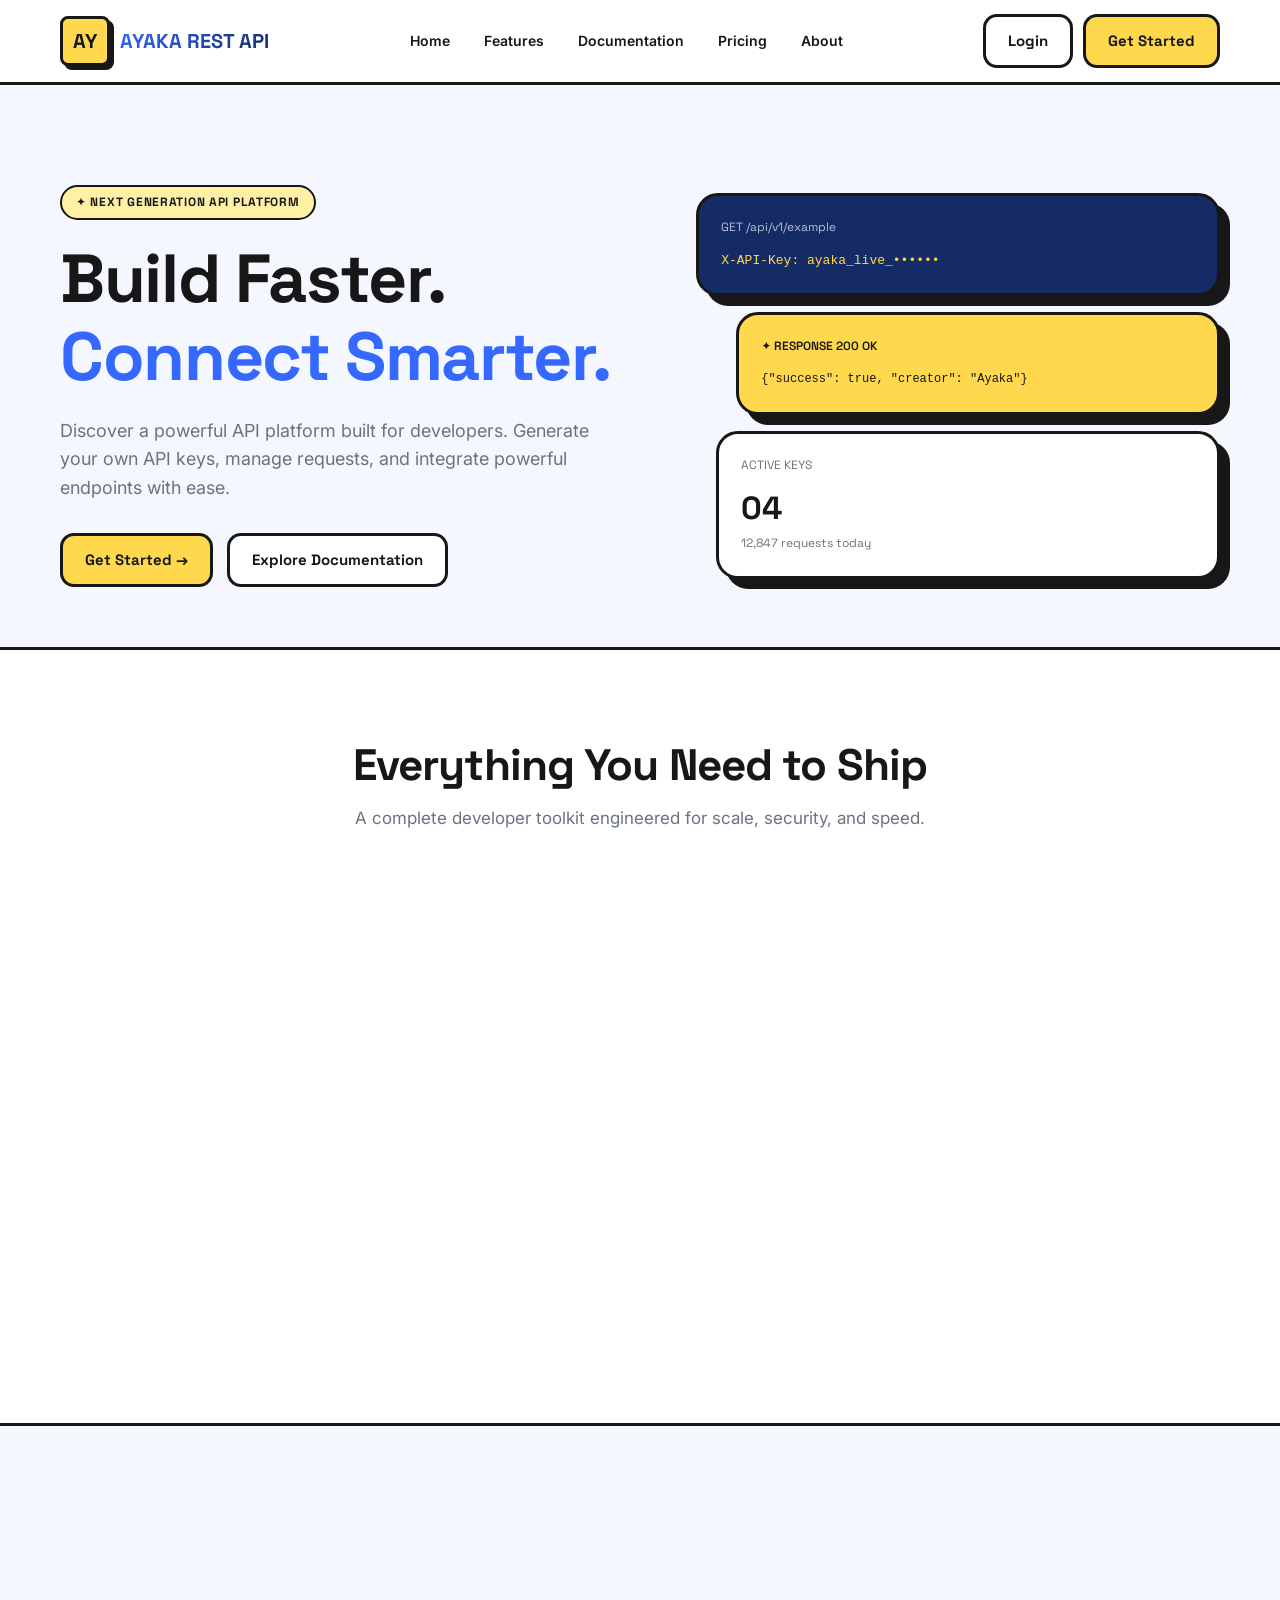
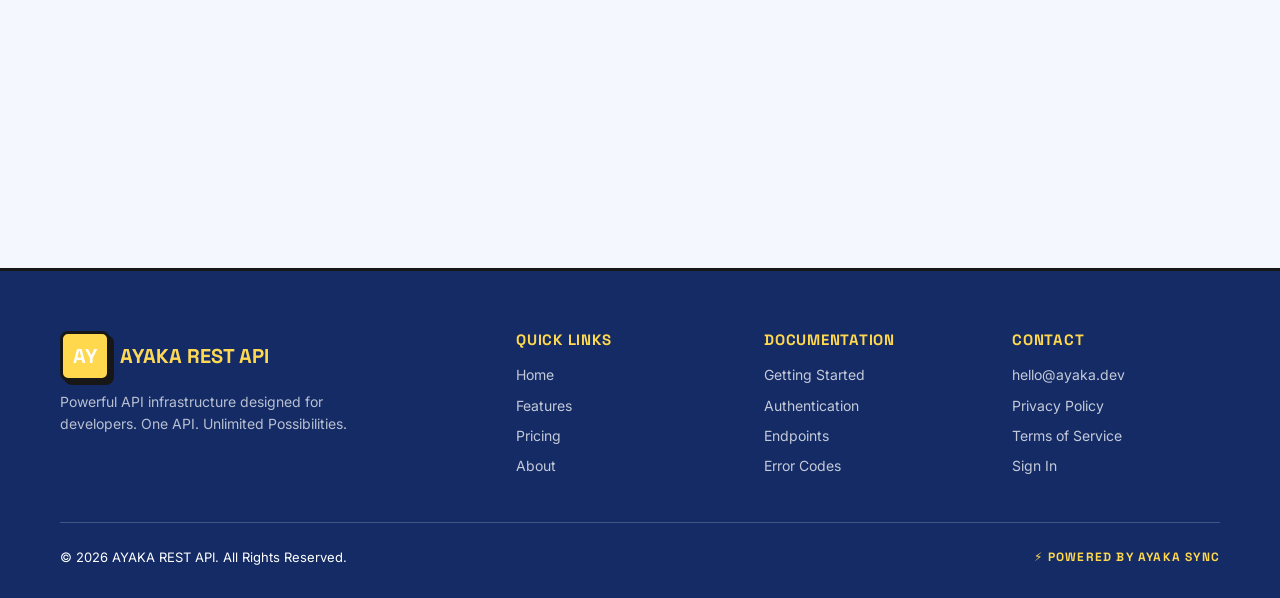
<file: frontend/index.html>
<!DOCTYPE html>
<html lang="en">
<head>
<meta charset="UTF-8">
<meta name="viewport" content="width=device-width, initial-scale=1.0, maximum-scale=1.0, user-scalable=no">
<title>AYAKA REST API — One API. Unlimited Possibilities.</title>
<meta name="description" content="Powerful API infrastructure designed for developers. Manage your API keys, explore endpoints, and build something extraordinary.">
<link rel="stylesheet" href="css/style.css">
<style>
  /* CSS KHUSUS HALAMAN INI */
  .hero { padding: 100px 0 60px; position: relative; overflow: hidden; }
  .hero .container { display: grid; grid-template-columns: 1.1fr 1fr; gap: 60px; align-items: center; }
  .hero h1 { font-size: clamp(38px, 6vw, 68px); margin: 20px 0; }
  .hero h1 .highlight { color: var(--blue); }
  .hero p { font-size: 18px; color: var(--muted); max-width: 540px; margin-bottom: 30px; }
  .hero-actions { display: flex; gap: 14px; flex-wrap: wrap; }
  .hero-visual { position: relative; }
  .floating-card {
    background: var(--white); border: var(--border); border-radius: var(--radius-lg);
    padding: 22px; box-shadow: var(--shadow-lg); font-family: var(--font-head);
  }
  .floating-card.dark { background: var(--blue-dark); color: var(--white); }
  .floating-card.dark code { color: var(--yellow); }
  .floating-card + .floating-card { margin-top: 16px; }
  .float1 { animation: float 4s ease-in-out infinite; }
  .float2 { animation: float 5s ease-in-out infinite reverse; margin-left: 40px; }
  .float3 { animation: float 6s ease-in-out infinite; margin-left: 20px; }
  @keyframes float {
    0%, 100% { transform: translateY(0); }
    50% { transform: translateY(-12px); }
  }
  .features-grid { display: grid; grid-template-columns: repeat(4, 1fr); gap: 22px; }
  .feature-icon {
    width: 52px; height: 52px; border-radius: 14px;
    display: flex; align-items: center; justify-content: center;
    font-size: 24px; border: var(--border); margin-bottom: 16px;
  }
  .feature-card h3 { margin-bottom: 8px; font-size: 18px; }
  .feature-card p { color: var(--muted); font-size: 14px; }
  .steps { display: grid; grid-template-columns: repeat(3, 1fr); gap: 24px; }
  .step-num {
    font-family: var(--font-head); font-size: 56px; font-weight: 700;
    color: var(--blue); line-height: 1; margin-bottom: 12px;
  }
  .api-grid { display: grid; grid-template-columns: 1fr 1fr; gap: 24px; align-items: start; }
  .faq-item {
    border: var(--border); border-radius: var(--radius);
    background: var(--white); margin-bottom: 14px; overflow: hidden;
  }
  .faq-q {
    padding: 20px; cursor: pointer; font-family: var(--font-head); font-weight: 700;
    display: flex; justify-content: space-between; align-items: center;
    background: var(--white); transition: background 0.15s;
  }
  .faq-q:hover { background: var(--yellow-light); }
  .faq-a { padding: 0 20px 20px; color: var(--muted); display: none; }
  .faq-item.open .faq-a { display: block; }
  .faq-item.open .faq-q { background: var(--yellow-light); }

  /* Tombol di dalam menu mobile */
  .mobile-only-btn {
    display: none;
    margin-top: 10px;
    background: var(--yellow);
    color: var(--black);
    font-weight: bold;
    border: var(--border);
    border-radius: 10px;
  }

  @media (max-width: 900px) {
    .hero { padding: 60px 0 40px; }
    .hero .container { display: flex; flex-direction: column; text-align: center; }
    .hero-actions { justify-content: center; }
    .hero-visual { width: 100%; margin-top: 30px; }
    .float2, .float3 { margin-left: 0; }
    .features-grid { grid-template-columns: 1fr 1fr; }
    .steps { grid-template-columns: 1fr; }
    .api-grid { grid-template-columns: 1fr; }
    .mobile-only-btn { display: block; }
  }
  @media (max-width: 550px) {
    .features-grid { grid-template-columns: 1fr; }
    .hero h1 { font-size: 32px; }
  }
</style>
</head>
<body>

<!-- NAVBAR -->
<nav class="navbar">
  <div class="container">
    <a href="/" class="logo">
      <div class="logo-badge">AY</div>
      <span>AYAKA REST API</span>
    </a>
    <div class="nav-links" id="navLinks">
      <a href="#home">Home</a>
      <a href="#features">Features</a>
      <a href="documentation.html">Documentation</a>
      <a href="#pricing">Pricing</a>
      <a href="#about">About</a>
      <!-- Tombol ini hanya muncul saat menu hamburger dibuka di HP -->
      <a href="login.html" class="mobile-only-btn">Login</a>
      <a href="register.html" class="mobile-only-btn" style="background:var(--blue); color:white;">Get Started</a>
    </div>
    <div class="nav-actions">
      <a href="login.html" class="btn btn-ghost">Login</a>
      <a href="register.html" class="btn btn-primary">Get Started</a>
      <button class="menu-toggle" id="menuToggle">☰</button>
    </div>
  </div>
</nav>

<!-- HERO -->
<section class="hero" id="home">
  <div class="container">
    <div>
      <span class="badge">✦ NEXT GENERATION API PLATFORM</span>
      <h1 class="reveal">Build Faster.<br><span class="highlight">Connect Smarter.</span></h1>
      <p class="reveal">Discover a powerful API platform built for developers. Generate your own API keys, manage requests, and integrate powerful endpoints with ease.</p>
      <div class="hero-actions reveal">
        <a href="register.html" class="btn btn-primary">Get Started →</a>
        <a href="documentation.html" class="btn btn-ghost">Explore Documentation</a>
      </div>
    </div>
    <div class="hero-visual">
      <div class="floating-card dark float1">
        <div style="font-size:12px;opacity:0.7;margin-bottom:8px;">GET /api/v1/example</div>
        <code>X-API-Key: ayaka_live_••••••</code>
      </div>
      <div class="floating-card float2" style="background:var(--yellow);">
        <div style="font-size:12px;font-weight:600;margin-bottom:8px;">✦ RESPONSE 200 OK</div>
        <code style="font-size:12px;">{"success": true, "creator": "Ayaka"}</code>
      </div>
      <div class="floating-card float3">
        <div style="font-size:12px;color:var(--muted);margin-bottom:8px;">ACTIVE KEYS</div>
        <div style="font-size:32px;font-weight:700;">04</div>
        <div style="font-size:12px;color:var(--muted);">12,847 requests today</div>
      </div>
    </div>
  </div>
</section>

<!-- FEATURES -->
<section id="features" style="background:var(--white);border-top:var(--border);border-bottom:var(--border);">
  <div class="container">
    <h2 class="section-title reveal">Everything You Need to Ship</h2>
    <p class="section-sub reveal">A complete developer toolkit engineered for scale, security, and speed.</p>
    <div class="features-grid">
      <div class="card feature-card reveal">
        <div class="feature-icon" style="background:var(--yellow);">🔑</div>
        <h3>Personal API Key</h3>
        <p>Generate secure keys bound to your account with one click.</p>
      </div>
      <div class="card feature-card reveal">
        <div class="feature-icon" style="background:var(--blue);color:white;">🛡</div>
        <h3>Secure Authentication</h3>
        <p>Argon2 hashing, HTTP-only sessions, CSRF protection out of the box.</p>
      </div>
      <div class="card feature-card reveal">
        <div class="feature-icon" style="background:var(--yellow-light);">📊</div>
        <h3>Real-Time Dashboard</h3>
        <p>Track usage, response times, and endpoint trends live.</p>
      </div>
      <div class="card feature-card reveal">
        <div class="feature-icon" style="background:var(--blue-dark);color:white;">📖</div>
        <h3>API Documentation</h3>
        <p>Interactive docs with examples you can copy instantly.</p>
      </div>
      <div class="card feature-card reveal">
        <div class="feature-icon" style="background:var(--yellow);">📈</div>
        <h3>Request Analytics</h3>
        <p>Daily, weekly, and monthly breakdowns with charts.</p>
      </div>
      <div class="card feature-card reveal">
        <div class="feature-icon" style="background:var(--blue);color:white;">⏱</div>
        <h3>Rate Limiting</h3>
        <p>Per-key rate limits protect your infrastructure automatically.</p>
      </div>
      <div class="card feature-card reveal">
        <div class="feature-icon" style="background:var(--yellow-light);">🗝</div>
        <h3>API Key Management</h3>
        <p>Create, rename, revoke, and rotate keys — all tracked.</p>
      </div>
      <div class="card feature-card reveal">
        <div class="feature-icon" style="background:var(--blue-dark);color:white;">⚡</div>
        <h3>Developer Friendly</h3>
        <p>RESTful JSON API, clean errors, typed responses.</p>
      </div>
    </div>
  </div>
</section>

<!-- HOW IT WORKS -->
<section>
  <div class="container">
    <h2 class="section-title reveal">Ship in 3 Steps</h2>
    <p class="section-sub reveal">From signup to first request in under two minutes.</p>
    <div class="steps">
      <div class="card reveal">
        <div class="step-num">01</div>
        <h3>Create Account</h3>
        <p style="color:var(--muted);margin-top:10px;">Sign up free. Verify email. You're in.</p>
      </div>
      <div class="card reveal">
        <div class="step-num">02</div>
        <h3>Generate API Key</h3>
        <p style="color:var(--muted);margin-top:10px;">Open dashboard → My API Keys → Generate. Copy once.</p>
      </div>
      <div class="card reveal">
        <div class="step-num">03</div>
        <h3>Start Building</h3>
        <p style="color:var(--muted);margin-top:10px;">Send requests with X-API-Key header. Monitor usage live.</p>
      </div>
    </div>
  </div>
</section>

<!-- API PREVIEW / PRICING -->
<section id="pricing" style="background:var(--yellow-light);border-top:var(--border);border-bottom:var(--border);">
  <div class="container">
    <h2 class="section-title reveal">Simple Pricing. Free Forever.</h2>
    <p class="section-sub reveal">60 requests/minute per key. Unlimited keys (up to 10 active). No credit card.</p>
    <div class="api-grid">
      <div class="card reveal">
        <h3 style="margin-bottom:12px;">Request Example</h3>
        <div class="code-block">
          <button class="code-copy" data-copy="curl -X GET 'https://your-domain.vercel.app/api/v1/example' -H 'X-API-Key: YOUR_API_KEY'">Copy</button>
          <pre><span class="kw">GET</span> /api/v1/example

<span class="key">Headers:</span>
X-API-Key: YOUR_API_KEY</pre>
        </div>
      </div>
      <div class="card reveal">
        <h3 style="margin-bottom:12px;">Success Response</h3>
        <div class="code-block">
          <button class="code-copy" data-copy='{"success":true,"creator":"Ayaka REST API","message":"API connected successfully","data":{"status":"online"}}'>Copy</button>
          <pre>{
  <span class="key">"success"</span>: <span class="kw">true</span>,
  <span class="key">"creator"</span>: <span class="str">"Ayaka REST API"</span>,
  <span class="key">"message"</span>: <span class="str">"API connected successfully"</span>,
  <span class="key">"data"</span>: {
    <span class="key">"status"</span>: <span class="str">"online"</span>
  }
}</pre>
        </div>
      </div>
    </div>
  </div>
</section>

<!-- FAQ -->
<section id="about">
  <div class="container" style="max-width:820px;">
    <h2 class="section-title reveal">Frequently Asked</h2>
    <p class="section-sub reveal">Quick answers to common questions.</p>
    <div class="reveal">
      <div class="faq-item">
        <div class="faq-q">What is AYAKA REST API? <span>+</span></div>
        <div class="faq-a">A developer platform for generating and managing personal API keys that access our REST endpoints securely.</div>
      </div>
      <div class="faq-item">
        <div class="faq-q">How do I get an API Key? <span>+</span></div>
        <div class="faq-a">Create a free account, open your dashboard, go to "My API Keys" and click "Generate API Key".</div>
      </div>
      <div class="faq-item">
        <div class="faq-q">Is the API free? <span>+</span></div>
        <div class="faq-a">Yes. Free forever with 60 requests/minute per key. No credit card required.</div>
      </div>
      <div class="faq-item">
        <div class="faq-q">How do I use the API? <span>+</span></div>
        <div class="faq-a">Send an HTTP request to any endpoint with the header <code>X-API-Key: YOUR_API_KEY</code>. See our documentation for full details.</div>
      </div>
      <div class="faq-item">
        <div class="faq-q">Can I generate multiple API Keys? <span>+</span></div>
        <div class="faq-a">Yes. You can have up to 10 active keys at any time — perfect for separate projects or environments.</div>
      </div>
      <div class="faq-item">
        <div class="faq-q">Is my API Key secure? <span>+</span></div>
        <div class="faq-a">Your key is hashed (SHA-256) in our database. We never store plaintext keys. The full key is shown exactly once at creation — save it then.</div>
      </div>
    </div>
  </div>
</section>

<!-- FOOTER -->
<footer>
  <div class="container">
    <div class="footer-grid">
      <div class="footer-brand">
        <div class="logo" style="color:var(--white);">
          <div class="logo-badge">AY</div>
          <span style="color:var(--yellow); -webkit-text-fill-color: var(--yellow);">AYAKA REST API</span>
        </div>
        <p>Powerful API infrastructure designed for developers. One API. Unlimited Possibilities.</p>
      </div>
      <div>
        <h4>Quick Links</h4>
        <a href="#home">Home</a>
        <a href="#features">Features</a>
        <a href="#pricing">Pricing</a>
        <a href="#about">About</a>
      </div>
      <div>
        <h4>Documentation</h4>
        <a href="documentation.html">Getting Started</a>
        <a href="documentation.html#auth">Authentication</a>
        <a href="documentation.html#endpoints">Endpoints</a>
        <a href="documentation.html#errors">Error Codes</a>
      </div>
      <div>
        <h4>Contact</h4>
        <a href="mailto:hello@ayaka.dev">hello@ayaka.dev</a>
        <a href="#">Privacy Policy</a>
        <a href="#">Terms of Service</a>
        <a href="login.html">Sign In</a>
      </div>
    </div>
    <div class="footer-bottom">
      <span>© 2026 AYAKA REST API. All Rights Reserved.</span>
      <span class="powered">⚡ POWERED BY AYAKA SYNC</span>
    </div>
  </div>
</footer>

<div id="toast-container"></div>
<script src="js/app.js"></script>
<script>
  // Mobile nav toggle
  document.getElementById('menuToggle').addEventListener('click', () => {
    document.getElementById('navLinks').classList.toggle('open');
  });

  // FAQ toggle
  document.querySelectorAll('.faq-q').forEach(q => {
    q.addEventListener('click', () => q.parentElement.classList.toggle('open'));
  });

  // Copy buttons
  document.querySelectorAll('.code-copy').forEach(btn => {
    btn.addEventListener('click', async () => {
      await navigator.clipboard.writeText(btn.dataset.copy);
      showToast('Copied to clipboard', 'success');
    });
  });
</script>
</body>
</html>
</file>
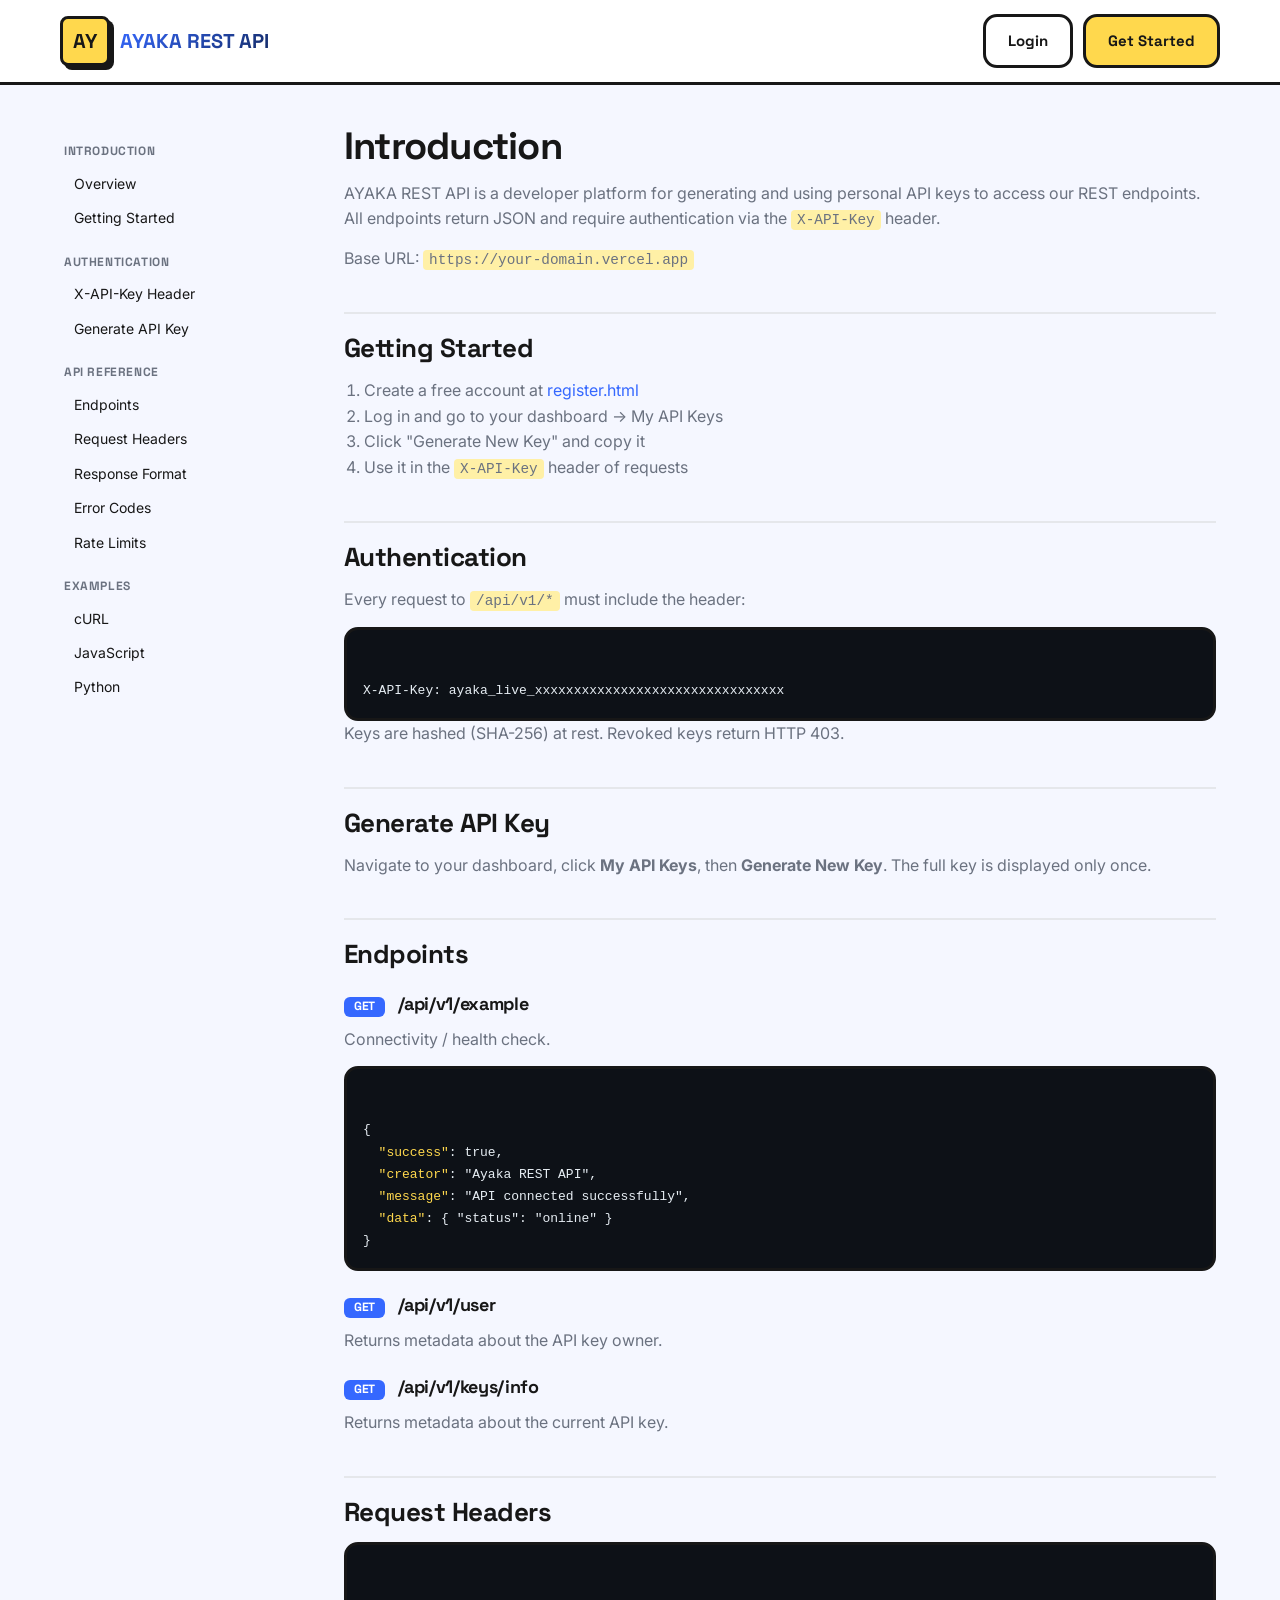
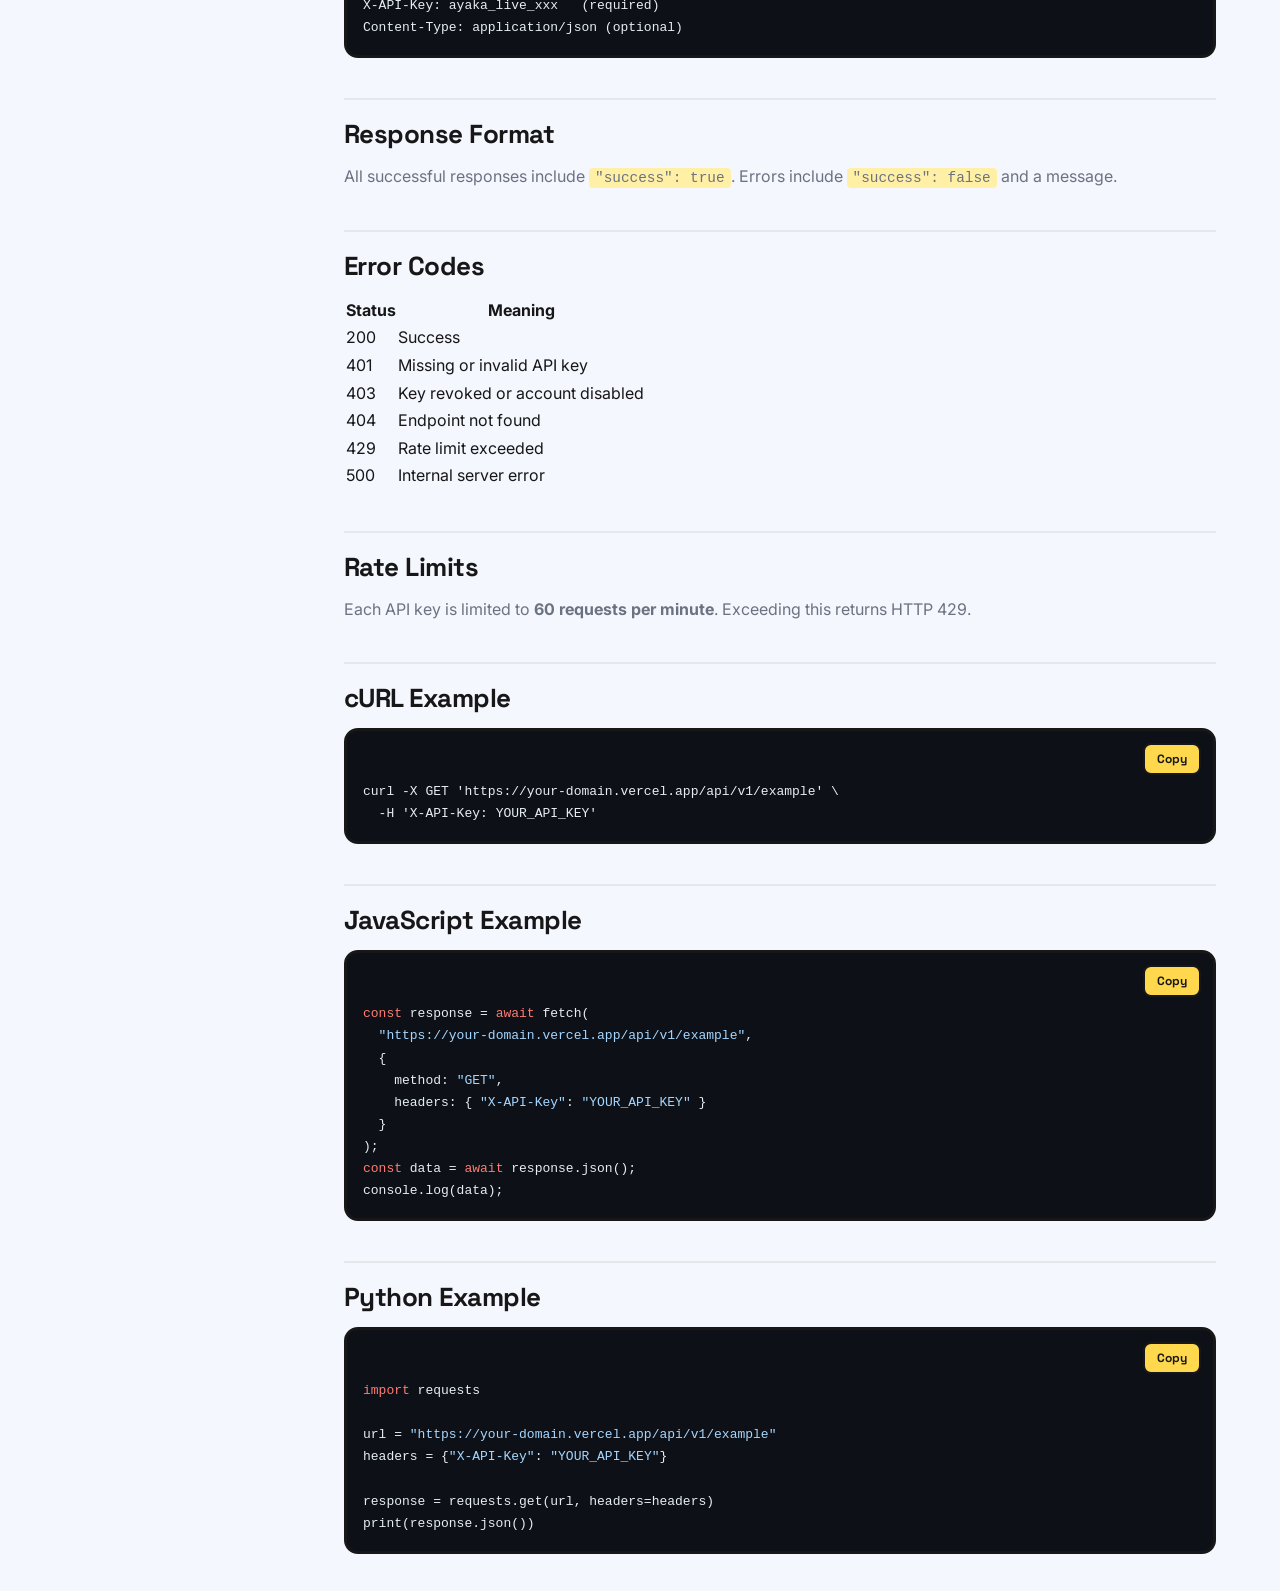
<file: frontend/documentation.html>
<!DOCTYPE html>
<html lang="en">
<head>
<meta charset="UTF-8">
<meta name="viewport" content="width=device-width, initial-scale=1.0, maximum-scale=1.0, user-scalable=no">
<title>Documentation — AYAKA REST API</title>
<!-- TANPA GARIS MIRING -->
<link rel="stylesheet" href="css/style.css?v=11">
<style>
  .docs-wrap { display: grid; grid-template-columns: 240px 1fr; max-width: 1200px; margin: 40px auto; gap: 40px; padding: 0 24px; }
  .docs-nav { position: sticky; top: 100px; height: fit-content; }
  .docs-nav h4 { font-size: 12px; text-transform: uppercase; letter-spacing: 0.05em; color: var(--muted); margin: 20px 0 8px; }
  .docs-nav a { display: block; padding: 6px 10px; border-radius: 8px; font-size: 14px; color: var(--black); text-decoration: none; }
  .docs-nav a:hover { background: var(--yellow-light); }
  .docs-content h1 { font-size: 38px; margin-bottom: 12px; }
  .docs-content h2 { font-size: 26px; margin: 40px 0 14px; padding-top: 20px; border-top: 2px solid #e5e7eb; }
  .docs-content h3 { font-size: 18px; margin: 24px 0 10px; }
  .docs-content p { color: var(--muted); margin-bottom: 14px; }
  .docs-content code { background: var(--yellow-light); padding: 2px 6px; border-radius: 4px; font-size: 90%; font-family: 'JetBrains Mono', monospace; }
  .endpoint-badge { display: inline-block; padding: 3px 10px; border-radius: 6px; font-size: 12px; font-weight: 700; margin-right: 8px; }
  .endpoint-badge.get { background: var(--blue); color: white; }
  .endpoint-badge.post { background: #16a34a; color: white; }
  @media (max-width: 900px) { .docs-wrap { grid-template-columns: 1fr; } .docs-nav { position: static; } }
</style>
</head>
<body>
<nav class="navbar">
  <div class="container">
    <a href="index.html" class="logo"><div class="logo-badge">AY</div><span>AYAKA REST API</span></a>
    <div class="nav-actions">
      <a href="login.html" class="btn btn-ghost">Login</a>
      <a href="register.html" class="btn btn-primary">Get Started</a>
    </div>
  </div>
</nav>

<div class="docs-wrap">
  <aside class="docs-nav">
    <h4>Introduction</h4>
    <a href="#intro">Overview</a>
    <a href="#getting-started">Getting Started</a>
    <h4>Authentication</h4>
    <a href="#auth">X-API-Key Header</a>
    <a href="#generate">Generate API Key</a>
    <h4>API Reference</h4>
    <a href="#endpoints">Endpoints</a>
    <a href="#headers">Request Headers</a>
    <a href="#response">Response Format</a>
    <a href="#errors">Error Codes</a>
    <a href="#rate-limits">Rate Limits</a>
    <h4>Examples</h4>
    <a href="#curl">cURL</a>
    <a href="#js">JavaScript</a>
    <a href="#python">Python</a>
  </aside>

  <main class="docs-content">
    <h1 id="intro">Introduction</h1>
    <p>AYAKA REST API is a developer platform for generating and using personal API keys to access our REST endpoints. All endpoints return JSON and require authentication via the <code>X-API-Key</code> header.</p>
    <p>Base URL: <code>https://your-domain.vercel.app</code></p>

    <h2 id="getting-started">Getting Started</h2>
    <ol style="color:var(--muted);padding-left:20px;">
      <li>Create a free account at <a href="register.html" style="color:var(--blue);">register.html</a></li>
      <li>Log in and go to your dashboard → My API Keys</li>
      <li>Click "Generate New Key" and copy it</li>
      <li>Use it in the <code>X-API-Key</code> header of requests</li>
    </ol>

    <h2 id="auth">Authentication</h2>
    <p>Every request to <code>/api/v1/*</code> must include the header:</p>
    <div class="code-block"><pre>X-API-Key: ayaka_live_xxxxxxxxxxxxxxxxxxxxxxxxxxxxxxxx</pre></div>
    <p>Keys are hashed (SHA-256) at rest. Revoked keys return HTTP 403.</p>

    <h2 id="generate">Generate API Key</h2>
    <p>Navigate to your dashboard, click <strong>My API Keys</strong>, then <strong>Generate New Key</strong>. The full key is displayed only once.</p>

    <h2 id="endpoints">Endpoints</h2>

    <h3><span class="endpoint-badge get">GET</span> /api/v1/example</h3>
    <p>Connectivity / health check.</p>
    <div class="code-block"><pre>{
  <span class="key">"success"</span>: true,
  <span class="key">"creator"</span>: "Ayaka REST API",
  <span class="key">"message"</span>: "API connected successfully",
  <span class="key">"data"</span>: { "status": "online" }
}</pre></div>

    <h3><span class="endpoint-badge get">GET</span> /api/v1/user</h3>
    <p>Returns metadata about the API key owner.</p>

    <h3><span class="endpoint-badge get">GET</span> /api/v1/keys/info</h3>
    <p>Returns metadata about the current API key.</p>

    <h2 id="headers">Request Headers</h2>
    <div class="code-block"><pre>X-API-Key: ayaka_live_xxx   (required)
Content-Type: application/json (optional)</pre></div>

    <h2 id="response">Response Format</h2>
    <p>All successful responses include <code>"success": true</code>. Errors include <code>"success": false</code> and a message.</p>

    <h2 id="errors">Error Codes</h2>
    <table class="data-table">
      <thead><tr><th>Status</th><th>Meaning</th></tr></thead>
      <tbody>
        <tr><td>200</td><td>Success</td></tr>
        <tr><td>401</td><td>Missing or invalid API key</td></tr>
        <tr><td>403</td><td>Key revoked or account disabled</td></tr>
        <tr><td>404</td><td>Endpoint not found</td></tr>
        <tr><td>429</td><td>Rate limit exceeded</td></tr>
        <tr><td>500</td><td>Internal server error</td></tr>
      </tbody>
    </table>

    <h2 id="rate-limits">Rate Limits</h2>
    <p>Each API key is limited to <strong>60 requests per minute</strong>. Exceeding this returns HTTP 429.</p>

    <h2 id="curl">cURL Example</h2>
    <div class="code-block">
      <button class="code-copy" data-copy="curl -X GET 'https://your-domain.vercel.app/api/v1/example' -H 'X-API-Key: YOUR_API_KEY'">Copy</button>
      <pre>curl -X GET 'https://your-domain.vercel.app/api/v1/example' \
  -H 'X-API-Key: YOUR_API_KEY'</pre>
    </div>

    <h2 id="js">JavaScript Example</h2>
    <div class="code-block">
      <button class="code-copy" data-copy='const response = await fetch("https://your-domain.vercel.app/api/v1/example", {method:"GET", headers:{"X-API-Key":"YOUR_API_KEY"}}); const data = await response.json(); console.log(data);'>Copy</button>
      <pre><span class="kw">const</span> response = <span class="kw">await</span> fetch(
  <span class="str">"https://your-domain.vercel.app/api/v1/example"</span>,
  {
    method: <span class="str">"GET"</span>,
    headers: { <span class="str">"X-API-Key"</span>: <span class="str">"YOUR_API_KEY"</span> }
  }
);
<span class="kw">const</span> data = <span class="kw">await</span> response.json();
console.log(data);</pre>
    </div>

    <h2 id="python">Python Example</h2>
    <div class="code-block">
      <button class="code-copy" data-copy='import requests\nurl = "https://your-domain.vercel.app/api/v1/example"\nheaders = {"X-API-Key": "YOUR_API_KEY"}\nresponse = requests.get(url, headers=headers)\nprint(response.json())'>Copy</button>
      <pre><span class="kw">import</span> requests

url = <span class="str">"https://your-domain.vercel.app/api/v1/example"</span>
headers = {<span class="str">"X-API-Key"</span>: <span class="str">"YOUR_API_KEY"</span>}

response = requests.get(url, headers=headers)
print(response.json())</pre>
    </div>
  </main>
</div>

<div id="toast-container"></div>
<!-- TANPA GARIS MIRING -->
<script src="js/app.js?v=11"></script>
<script>
  document.querySelectorAll('.code-copy').forEach(btn => {
    btn.addEventListener('click', async () => {
      await navigator.clipboard.writeText(btn.dataset.copy.replace(/\\n/g, '\n'));
      showToast('Copied!', 'success');
    });
  });
</script>
</body>
</html>
</file>
<file: frontend/css/style.css>
@import url('https://fonts.googleapis.com/css2?family=Space+Grotesk:wght@400;500;600;700&family=Inter:wght@400;500;600;700&display=swap');

:root {
  --yellow: #FFD84D;
  --yellow-light: #FFF0A6;
  --blue: #3568FF;
  --blue-dark: #142B65;
  --bg: #F5F7FF;
  --white: #FFFFFF;
  --black: #171717;
  --muted: #6b7280;
  --border: 3px solid var(--black);
  --shadow-sm: 4px 4px 0 var(--black);
  --shadow: 6px 6px 0 var(--black);
  --shadow-lg: 10px 10px 0 var(--black);
  --radius: 14px;
  --radius-lg: 22px;
  --font-head: 'Space Grotesk', system-ui, sans-serif;
  --font-body: 'Inter', system-ui, sans-serif;
}

* { box-sizing: border-box; margin: 0; padding: 0; }

/* MENGUNCI LAYAR AGAR TIDAK BISA DI-SCROLL KE KANAN/KIRI */
html, body { 
  overflow-x: hidden; 
  width: 100%; 
}

html { scroll-behavior: smooth; }

body {
  font-family: var(--font-body);
  background: var(--bg);
  color: var(--black);
  line-height: 1.6;
  -webkit-font-smoothing: antialiased;
}

h1, h2, h3, h4, h5, h6 { font-family: var(--font-head); font-weight: 700; letter-spacing: -0.02em; line-height: 1.15; }

a { color: inherit; text-decoration: none; }

button, .btn {
  font-family: var(--font-head);
  font-weight: 700;
  cursor: pointer;
  border: var(--border);
  border-radius: var(--radius);
  padding: 12px 22px;
  font-size: 15px;
  transition: transform 0.12s ease, box-shadow 0.12s ease;
  display: inline-flex;
  align-items: center;
  justify-content: center;
  gap: 8px;
  background: var(--white);
  color: var(--black);
  white-space: nowrap; /* Mencegah teks tombol turun baris */
}
button:hover, .btn:hover { transform: translate(-2px, -2px); box-shadow: var(--shadow); }
button:active, .btn:active { transform: translate(2px, 2px); box-shadow: 0 0 0 var(--black); }

.btn-primary { background: var(--yellow); }
.btn-blue { background: var(--blue); color: var(--white); }
.btn-dark { background: var(--black); color: var(--white); }
.btn-ghost { background: var(--white); }

input, textarea, select {
  font-family: var(--font-body);
  font-size: 15px;
  padding: 12px 16px;
  border: var(--border);
  border-radius: var(--radius);
  background: var(--white);
  width: 100%;
  outline: none;
  transition: box-shadow 0.15s;
}
input:focus, textarea:focus, select:focus {
  box-shadow: 4px 4px 0 var(--blue);
  border-color: var(--blue);
}

label { font-family: var(--font-head); font-weight: 600; font-size: 14px; margin-bottom: 6px; display: block; }

.container { max-width: 1200px; margin: 0 auto; padding: 0 20px; width: 100%; }

/* NAVBAR */
.navbar {
  position: sticky; top: 0; z-index: 100;
  background: var(--white);
  border-bottom: var(--border);
  padding: 14px 0;
  width: 100%;
}
.navbar .container { display: flex; align-items: center; justify-content: space-between; gap: 10px; }

/* PERBAIKAN LOGO: Agar teks "AYAKA REST API" tidak turun ke bawah */
.logo { 
  display: flex; 
  align-items: center; 
  gap: 10px; 
  font-family: var(--font-head); 
  font-weight: 700; 
  font-size: 20px; 
}
.logo-badge {
  background: var(--yellow);
  border: var(--border);
  border-radius: 8px;
  padding: 6px 10px;
  box-shadow: var(--shadow-sm);
  font-weight: 700;
  flex-shrink: 0; /* Mencegah badge mengecil */
}
.logo span { 
  background: linear-gradient(135deg, var(--blue), var(--blue-dark)); 
  -webkit-background-clip: text; 
  background-clip: text; 
  color: transparent; 
  white-space: nowrap; /* Mencegah teks terpotong/turun */
}

.nav-links { display: flex; gap: 6px; align-items: center; }
.nav-links a { padding: 8px 14px; border-radius: 10px; font-weight: 600; font-size: 14px; transition: background 0.15s; }
.nav-links a:hover { background: var(--yellow-light); }
.nav-actions { display: flex; gap: 10px; align-items: center; }
.menu-toggle { display: none; background: var(--yellow); padding: 10px 14px; border-radius: 10px; font-size: 18px; }

/* SECTIONS & CARDS */
section { padding: 90px 0; }
.section-title { font-size: clamp(28px, 4vw, 44px); margin-bottom: 14px; text-align: center; }
.section-sub { text-align: center; color: var(--muted); max-width: 640px; margin: 0 auto 50px; font-size: 17px; }

.card {
  background: var(--white);
  border: var(--border);
  border-radius: var(--radius-lg);
  padding: 28px;
  box-shadow: var(--shadow);
  transition: transform 0.2s ease, box-shadow 0.2s ease;
  width: 100%;
  overflow: hidden; /* Mencegah isi card keluar */
}
.card:hover { transform: translate(-3px, -3px); box-shadow: var(--shadow-lg); }

.badge {
  display: inline-flex; align-items: center; gap: 6px;
  padding: 6px 14px; border-radius: 999px;
  border: 2px solid var(--black); background: var(--yellow-light);
  font-family: var(--font-head); font-size: 12px; font-weight: 700;
  letter-spacing: 0.06em; text-transform: uppercase;
}

/* REVEAL ANIMATIONS */
.reveal { opacity: 0; transform: translateY(30px); transition: opacity 0.7s ease, transform 0.7s ease; }
.reveal.visible { opacity: 1; transform: translateY(0); }

@media (prefers-reduced-motion: reduce) {
  * { animation: none !important; transition: none !important; }
  .reveal { opacity: 1; transform: none; }
}

/* FOOTER */
footer {
  background: var(--blue-dark);
  color: var(--white);
  padding: 60px 0 30px;
  border-top: var(--border);
  width: 100%;
}
footer h4 { color: var(--yellow); margin-bottom: 12px; font-size: 15px; text-transform: uppercase; letter-spacing: 0.05em; }
footer a { color: rgba(255,255,255,0.75); font-size: 14px; display: block; padding: 4px 0; }
footer a:hover { color: var(--yellow); }
.footer-grid { display: grid; grid-template-columns: 2fr 1fr 1fr 1fr; gap: 40px; margin-bottom: 40px; }
.footer-brand p { color: rgba(255,255,255,0.7); max-width: 320px; font-size: 14px; margin-top: 10px; }
.footer-bottom {
  border-top: 1px solid rgba(255,255,255,0.2);
  padding-top: 24px;
  display: flex; justify-content: space-between; align-items: center;
  flex-wrap: wrap; gap: 12px; font-size: 13px;
}
.powered { font-family: var(--font-head); font-weight: 700; color: var(--yellow); letter-spacing: 0.1em; font-size: 12px; }

/* TOAST */
#toast-container {
  position: fixed; top: 20px; right: 20px; z-index: 9999;
  display: flex; flex-direction: column; gap: 10px;
}
.toast {
  background: var(--white); border: var(--border); border-radius: var(--radius);
  padding: 14px 20px; box-shadow: var(--shadow-sm);
  font-weight: 600; font-size: 14px; min-width: 220px;
  animation: slideIn 0.3s ease;
}
.toast.success { background: var(--yellow); }
.toast.error { background: #ffb3b3; }
@keyframes slideIn { from { transform: translateX(120%); } to { transform: translateX(0); } }

/* =========================================
   PERBAIKAN CODE BLOCK (AGAR TIDAK MELEBAR)
   ========================================= */
.code-block {
  background: #0d1117; 
  color: #e6edf3;
  padding: 50px 16px 16px 16px; /* Padding atas untuk tombol Copy */
  border-radius: var(--radius);
  border: var(--border);
  font-family: 'JetBrains Mono', monospace;
  font-size: 13px; 
  line-height: 1.7;
  position: relative;
  width: 100%;
  max-width: 100%;
}
.code-block pre { 
  margin: 0; 
  white-space: pre-wrap; /* Memaksa teks panjang turun ke bawah */
  word-break: break-word; /* Memotong kata yang terlalu panjang */
}
.code-block .kw { color: #ff7b72; }
.code-block .str { color: #a5d6ff; }
.code-block .key { color: var(--yellow); }
.code-copy {
  position: absolute; 
  top: 12px; 
  right: 12px;
  background: var(--yellow); 
  color: var(--black);
  padding: 6px 12px; 
  font-size: 12px; 
  border-radius: 8px;
  border: 2px solid var(--black); 
  cursor: pointer; 
  font-weight: 700;
}

/* =========================================
   RESPONSIVE MOBILE (HP & TABLET)
   ========================================= */
@media (max-width: 900px) {
  /* Navbar Mobile */
  .nav-links { 
    display: none; 
    position: absolute; 
    top: 100%; 
    left: 0; 
    right: 0;
    background: var(--white); 
    border-bottom: var(--border); 
    padding: 16px;
    flex-direction: column; 
    align-items: stretch;
    z-index: 999;
    box-shadow: 0 10px 10px rgba(0,0,0,0.1);
  }
  .nav-links.open { display: flex; }
  .nav-links a { padding: 12px; text-align: center; font-size: 16px; }
  
  /* Sembunyikan tombol desktop di HP */
  .nav-actions .btn { display: none; } 
  /* Tampilkan tombol menu hamburger */
  .menu-toggle { display: block; } 
  
  /* Penyesuaian Logo agar pas di HP */
  .logo { font-size: 16px; gap: 8px; }
  .logo-badge { padding: 4px 8px; font-size: 14px; }

  /* Section & Layout */
  section { padding: 50px 0; }
  .hero .container { grid-template-columns: 1fr; gap: 30px; text-align: center; }
  .hero-actions { justify-content: center; }
  .features-grid { grid-template-columns: 1fr; }
  .steps { grid-template-columns: 1fr; }
  .api-grid { grid-template-columns: 1fr; }
  .footer-grid { grid-template-columns: 1fr; gap: 30px; text-align: center; }
  .footer-brand p { margin: 10px auto 0; }
  .float2, .float3 { margin-left: 0; }
}
</file>
